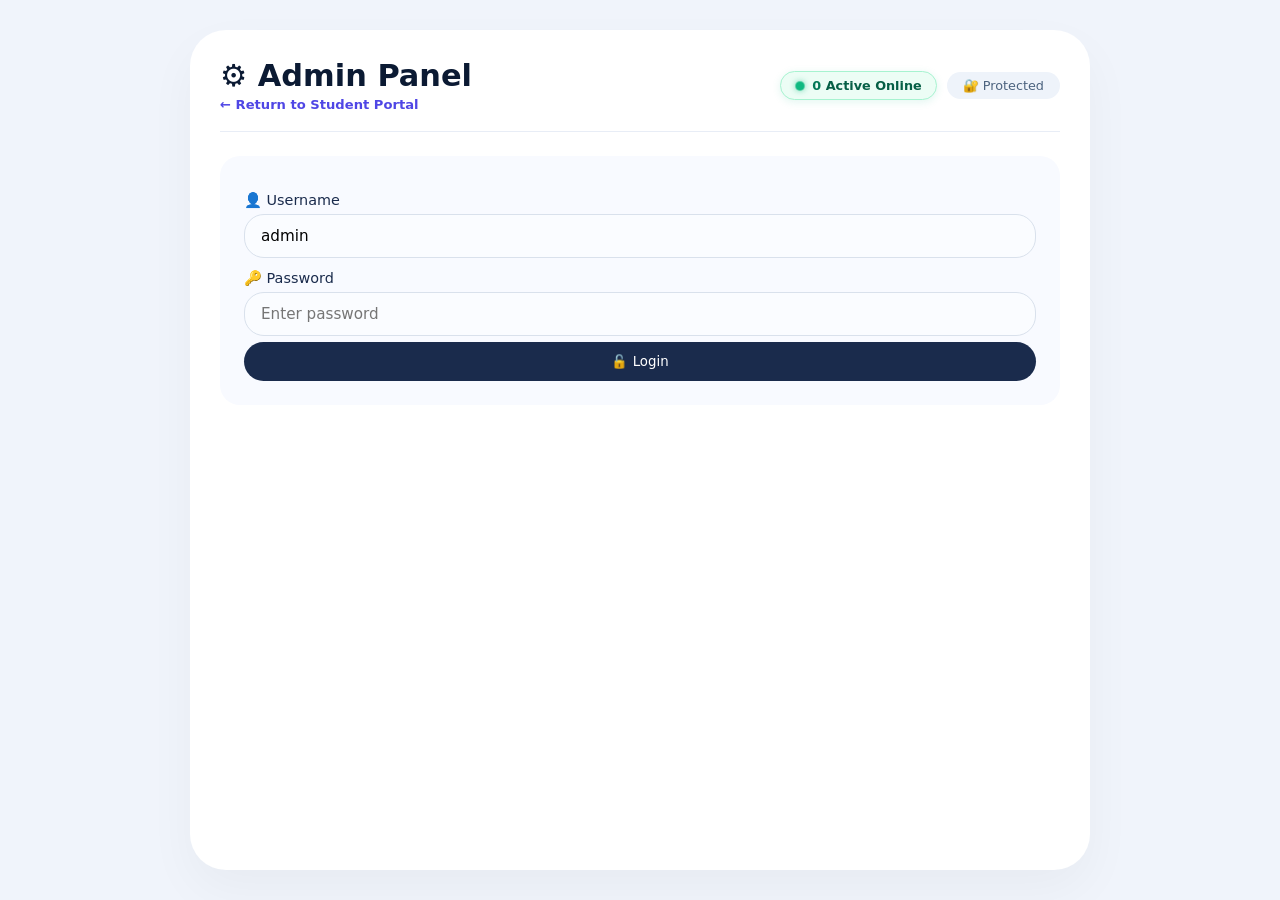
<file: admin (14).html>
<!DOCTYPE html>
<html lang="en">

<head>
    <meta charset="UTF-8">
    <meta name="viewport" content="width=device-width, initial-scale=1.0, maximum-scale=1.0, user-scalable=no">
    <title>Admin Panel</title>
    <style>
        * {
            margin: 0;
            padding: 0;
            box-sizing: border-box;
            font-family: system-ui, -apple-system, sans-serif;
        }

        body {
            background: #f0f4fb;
            min-height: 100vh;
            display: flex;
            justify-content: center;
            padding: 30px 16px;
        }

        .app {
            max-width: 900px;
            width: 100%;
            background: white;
            border-radius: 36px;
            box-shadow: 0 20px 50px rgba(0, 0, 0, 0.04);
            padding: 28px 30px;
        }

        @media (max-width: 768px) {
            .app {
                padding: 16px;
                border-radius: 20px;
            }

            .header h1 {
                font-size: 1.3rem;
            }

            .flex-row {
                flex-direction: column;
            }

            .flex-row>* {
                min-width: auto;
                width: 100%;
            }

            .btn {
                min-width: auto;
                padding: 10px 20px;
            }

            .tab-btn {
                padding: 8px 16px;
                font-size: 0.85rem;
            }

            .entry-item {
                flex-wrap: wrap;
                gap: 8px;
            }

            .key-display {
                flex-direction: column;
                align-items: stretch;
            }
        }

        @media (max-width: 480px) {
            .app {
                padding: 12px;
                border-radius: 16px;
            }

            .header h1 {
                font-size: 1.1rem;
            }

            .tab-buttons {
                gap: 8px;
            }

            .tab-btn {
                padding: 6px 12px;
                font-size: 0.75rem;
            }

            .section-title {
                font-size: 0.95rem;
            }
        }

        .header {
            display: flex;
            justify-content: space-between;
            align-items: center;
            border-bottom: 1px solid #e8edf6;
            padding-bottom: 18px;
            margin-bottom: 24px;
            flex-wrap: wrap;
            gap: 12px;
        }

        .header h1 {
            font-weight: 600;
            font-size: 1.9rem;
            color: #0b1a33;
        }

        .badge {
            background: #eef3fa;
            padding: 6px 16px;
            border-radius: 40px;
            font-size: 0.8rem;
            color: #4c637f;
        }

        .section-title {
            font-weight: 600;
            color: #0b1a33;
            margin-top: 24px;
            margin-bottom: 8px;
            font-size: 1.1rem;
            border-bottom: 2px solid #e8edf6;
            padding-bottom: 8px;
        }

        .flex-row {
            display: flex;
            gap: 12px;
            align-items: center;
            flex-wrap: wrap;
        }

        .flex-row>* {
            flex: 1;
            min-width: 150px;
        }

        input,
        select {
            width: 100%;
            padding: 12px 16px;
            border: 1px solid #d9e1ec;
            border-radius: 20px;
            font-size: 0.95rem;
            background: #fafcff;
        }

        input:focus,
        select:focus {
            border-color: #1a2b4c;
            outline: none;
            background: white;
        }

        .btn {
            padding: 12px 28px;
            border: none;
            border-radius: 60px;
            font-weight: 500;
            cursor: pointer;
            transition: 0.15s;
            flex: 1;
            min-width: 120px;
        }

        .btn-primary {
            background: #1a2b4c;
            color: white;
        }

        .btn-primary:hover {
            background: #2f4370;
        }

        .btn-success {
            background: #1a7a3a;
            color: white;
        }

        .btn-success:hover {
            background: #1f944a;
        }

        .btn-danger {
            background: #b33a3a;
            color: white;
        }

        .btn-danger:hover {
            background: #992e2e;
        }

        .btn-outline {
            background: transparent;
            color: #1a2b4c;
            border: 1px solid #d0dae8;
        }

        .btn-outline:hover {
            background: #f0f4fe;
        }

        .btn-sm {
            padding: 8px 18px;
            font-size: 0.85rem;
            flex: 0;
        }

        .btn-copy {
            background: #2d7a9b;
            color: white;
            padding: 6px 16px;
            border: none;
            border-radius: 40px;
            cursor: pointer;
            font-size: 0.8rem;
        }

        .btn-copy:hover {
            background: #1f5f7a;
        }

        .btn-highlight {
            padding: 4px 14px;
            border: none;
            border-radius: 40px;
            cursor: pointer;
            font-size: 0.75rem;
            transition: 0.15s;
        }

        .btn-highlight.active {
            background: #1a7a3a;
            color: white;
        }

        .btn-highlight.active:hover {
            background: #0f5c28;
        }

        .btn-highlight.inactive {
            background: #6a7c94;
            color: white;
        }

        .btn-highlight.inactive:hover {
            background: #5a6a80;
        }

        .entry-list {
            background: #f5f8fe;
            border-radius: 20px;
            padding: 6px 0;
            margin: 12px 0 6px;
            max-height: 350px;
            overflow-y: auto;
        }

        .entry-item {
            display: flex;
            justify-content: space-between;
            align-items: center;
            padding: 10px 16px;
            border-bottom: 1px solid #e6edf6;
        }

        .entry-item:last-child {
            border-bottom: none;
        }

        .entry-item .info {
            display: flex;
            flex-direction: column;
            gap: 2px;
            flex: 1;
        }

        .entry-item .name {
            font-weight: 600;
            color: #0b1a33;
        }

        .entry-item .sub {
            color: #4c637f;
            font-size: 0.8rem;
            word-break: break-all;
        }

        .entry-item .del-btn {
            background: none;
            border: none;
            color: #b33a3a;
            font-size: 1.2rem;
            cursor: pointer;
            padding: 4px 10px;
            border-radius: 40px;
        }

        .entry-item .del-btn:hover {
            background: #ffe6e6;
        }

        .entry-item .key-btn {
            background: none;
            border: 1px solid #d0dae8;
            border-radius: 40px;
            padding: 4px 12px;
            cursor: pointer;
            font-size: 0.8rem;
        }

        .entry-item .key-btn:hover {
            background: #e6edf6;
        }

        .entry-item .reset-btn {
            background: #fff3cd;
            border: 1px solid #856404;
            border-radius: 40px;
            padding: 4px 12px;
            cursor: pointer;
            font-size: 0.8rem;
        }

        .entry-item .reset-btn:hover {
            background: #ffe6b3;
        }

        .empty-state {
            color: #6a7c94;
            padding: 20px 0;
            text-align: center;
            font-style: italic;
        }

        .toast-msg {
            font-size: 0.9rem;
            margin-top: 12px;
            padding: 8px 16px;
            border-radius: 60px;
            display: inline-block;
        }

        .toast-error {
            background: #fee;
            color: #b33a3a;
        }

        .toast-success {
            background: #e6f5e6;
            color: #1a5d3c;
        }

        .toast-info {
            background: #e6f0fa;
            color: #1a3f5c;
        }

        .password-gate {
            background: #f8faff;
            border-radius: 20px;
            padding: 24px;
            margin-top: 10px;
        }

        .password-gate label {
            font-weight: 500;
            color: #1a2b4c;
            display: block;
            margin-top: 12px;
            margin-bottom: 5px;
            font-size: 0.9rem;
        }

        .password-gate .pwd-error {
            color: #b33a3a;
            font-size: 0.9rem;
            margin-top: 6px;
        }

        .api-status {
            font-size: 0.8rem;
            color: #4c637f;
            padding: 6px 14px;
            background: #eef3fa;
            border-radius: 40px;
            display: inline-block;
        }

        .status-connected {
            background: #e6f5e6;
            color: #1a5d3c;
        }

        .status-error {
            background: #fee;
            color: #b33a3a;
        }

        .playlist-header {
            background: #eef3fa;
            padding: 10px 16px;
            font-weight: 700;
            border-radius: 12px;
            margin: 8px 0 4px;
            display: flex;
            justify-content: space-between;
            align-items: center;
        }

        .tab-buttons {
            display: flex;
            gap: 12px;
            margin-bottom: 16px;
            flex-wrap: wrap;
        }

        .tab-btn {
            padding: 10px 24px;
            border: 2px solid #d9e1ec;
            border-radius: 40px;
            background: white;
            cursor: pointer;
            font-weight: 500;
        }

        .tab-btn.active {
            border-color: #1a2b4c;
            background: #1a2b4c;
            color: white;
        }

        .tab-content {
            display: none;
        }

        .tab-content.active {
            display: block;
        }

        .key-display {
            background: #f0f4fb;
            padding: 12px 16px;
            border-radius: 12px;
            font-family: monospace;
            word-break: break-all;
            margin: 8px 0;
            display: flex;
            justify-content: space-between;
            align-items: center;
            flex-wrap: wrap;
            gap: 8px;
        }

        .key-display .key-text {
            font-size: 1.1rem;
            color: #0b1a33;
        }

        .important-item {
            background: #fef9e7;
            border-left: 4px solid #f7971e;
        }

        .important-item.hidden {
            opacity: 0.6;
            border-left-color: #6a7c94;
        }

        .visibility-badge {
            font-size: 0.7rem;
            padding: 2px 12px;
            border-radius: 40px;
            font-weight: 600;
        }

        .visibility-badge.visible {
            background: #e6f5e6;
            color: #1a5d3c;
        }

        .visibility-badge.hidden {
            background: #fee;
            color: #b33a3a;
        }

        /* ===== REAL-TIME ACTIVE USERS BADGE (GREEN DOT) ===== */
        .live-users-pill {
            display: inline-flex;
            align-items: center;
            gap: 7px;
            padding: 6px 14px;
            border-radius: 40px;
            background: #ecfdf5;
            border: 1px solid #a7f3d0;
            color: #065f46;
            font-size: 0.8rem;
            font-weight: 600;
            box-shadow: 0 2px 8px rgba(16, 185, 129, 0.12);
            transition: all 0.3s ease;
            user-select: none;
        }

        .pulsing-green-dot-wrap {
            position: relative;
            display: inline-flex;
            align-items: center;
            justify-content: center;
            width: 10px;
            height: 10px;
        }

        .pulsing-green-dot {
            width: 8px;
            height: 8px;
            background-color: #10b981;
            border-radius: 50%;
            box-shadow: 0 0 6px rgba(16, 185, 129, 0.8);
            z-index: 2;
        }

        .pulsing-green-ring {
            position: absolute;
            width: 100%;
            height: 100%;
            border-radius: 50%;
            background-color: rgba(16, 185, 129, 0.55);
            animation: live-ring-pulse 1.8s cubic-bezier(0.24, 0, 0.38, 1) infinite;
            z-index: 1;
        }

        @keyframes live-ring-pulse {
            0% {
                transform: scale(0.8);
                opacity: 0.95;
            }

            70% {
                transform: scale(2.3);
                opacity: 0;
            }

            100% {
                transform: scale(2.5);
                opacity: 0;
            }
        }

        .live-users-text strong {
            font-weight: 700;
            color: #047857;
            font-variant-numeric: tabular-nums;
        }

        /* ===== CHAT MONITOR STYLES ===== */
        .chat-msg-row {
            display: flex;
            justify-content: space-between;
            align-items: flex-start;
            padding: 12px 16px;
            border-bottom: 1px solid #e6edf6;
            gap: 12px;
            transition: background 0.2s;
        }

        .chat-msg-row:hover {
            background: #eef4fc;
        }

        .chat-msg-row:last-child {
            border-bottom: none;
        }

        .chat-msg-main {
            flex: 1;
            display: flex;
            flex-direction: column;
            gap: 4px;
        }

        .chat-msg-header {
            display: flex;
            align-items: center;
            gap: 8px;
            flex-wrap: wrap;
        }

        .chat-sender-badge {
            font-weight: 700;
            color: #1a2b4c;
            font-size: 0.88rem;
        }

        .chat-time-badge {
            font-size: 0.72rem;
            color: #6a7c94;
        }

        .chat-msg-body {
            font-size: 0.92rem;
            color: #0b1a33;
            line-height: 1.4;
            word-break: break-word;
            background: #ffffff;
            border: 1px solid #e2e8f0;
            padding: 8px 12px;
            border-radius: 12px;
            margin-top: 4px;
        }

        .chat-delete-btn {
            background: #fee2e2;
            color: #b91c1c;
            border: 1px solid #fca5a5;
            border-radius: 40px;
            padding: 6px 14px;
            font-size: 0.75rem;
            font-weight: 600;
            cursor: pointer;
            display: inline-flex;
            align-items: center;
            gap: 4px;
            white-space: nowrap;
            transition: all 0.15s;
        }

        .chat-delete-btn:hover {
            background: #b91c1c;
            color: white;
            border-color: #b91c1c;
        }

        .admin-online-badge {
            display: inline-flex;
            align-items: center;
            gap: 6px;
            padding: 5px 12px;
            background: white;
            border: 1px solid #cbd5e1;
            border-radius: 30px;
            font-size: 0.8rem;
            color: #1e293b;
            margin: 4px;
            font-weight: 500;
        }

        .chat-type-pill {
            display: inline-flex;
            align-items: center;
            gap: 4px;
            padding: 3px 8px;
            border-radius: 20px;
            font-size: 0.72rem;
            font-weight: 700;
            letter-spacing: 0.3px;
        }

        .chat-type-pill.group {
            background: #ecfdf5;
            color: #065f46;
            border: 1px solid #a7f3d0;
        }

        .chat-type-pill.direct {
            background: #f5f3ff;
            color: #6d28d9;
            border: 1px solid #ddd6fe;
        }
    </style>
</head>

<body>
    <div class="app">
        <div class="header">
            <div>
                <h1>⚙️ Admin Panel</h1>
                <a href="index.html" style="font-size: 0.82rem; color: #4f46e5; text-decoration: none; font-weight: 700; display: inline-flex; align-items: center; gap: 4px; margin-top: 4px;">
                    ← Return to Student Portal
                </a>
            </div>
            <div style="display:flex; align-items:center; gap:10px; flex-wrap:wrap;">
                <div class="live-users-pill" id="adminLiveUsersBadge" title="Real-time Active Students Online">
                    <span class="pulsing-green-dot-wrap">
                        <span class="pulsing-green-ring"></span>
                        <span class="pulsing-green-dot"></span>
                    </span>
                    <span class="live-users-text"><strong id="adminActiveUsersCount">0</strong> Active Online</span>
                </div>
                <span class="badge">🔐 Protected</span>
            </div>
        </div>

        <!-- Password Gate -->
        <div id="passwordGate" class="password-gate">
            <label for="adminUsername">👤 Username</label>
            <input type="text" id="adminUsername" placeholder="Enter username" value="admin" />

            <label for="adminPwdInput">🔑 Password</label>
            <input type="password" id="adminPwdInput" placeholder="Enter password" />

            <div id="pwdError" class="pwd-error"></div>
            <div class="flex-row">
                <button class="btn btn-primary" id="unlockBtn">🔓 Login</button>
            </div>
        </div>

        <!-- Admin Content -->
        <div id="adminContent" style="display: none;">
            <div class="flex-row" style="margin-bottom:16px;">
                <span class="api-status" id="apiStatus">🗄️ D1 Database</span>
                <button class="btn btn-outline btn-sm" id="refreshBtn">📥 Refresh</button>
            </div>

            <!-- Tabs -->
            <div class="tab-buttons">
                <button class="tab-btn active" data-tab="playlists">📁 Recorded Classes</button>
                <button class="tab-btn" data-tab="important">⭐ Live</button>
                <button class="tab-btn" data-tab="users">👥 Users</button>
                <button class="tab-btn" data-tab="allowed-emails">📧 Allowed Emails</button>
                <button class="tab-btn" data-tab="chat" id="adminChatTabBtn">💬 Chat Monitor</button>
            </div>

            <!-- Playlists Tab -->
            <div id="tab-playlists" class="tab-content active">
                <div class="section-title">📁 Add New Playlist</div>
                <p style="color:#6a7c94;font-size:0.85rem;margin-bottom:8px;">
                    Pehle Section select karo (Recorded / Reasoning / Quant / Computer / English), fir playlist name
                    daal ke Add karo.
                </p>
                <div class="flex-row">
                    <select id="newPlaylistSection" style="flex:1; min-width:150px;">
                        <option value="recorded">📐 Math</option>
                        <option value="reasoning">🧠 Reasoning</option>
                        <option value="quant">🔢 Quant</option>
                        <option value="computer">💻 Computer</option>
                        <option value="english">📖 English</option>
                    </select>
                    <input type="text" id="newPlaylistName" placeholder="Playlist name" style="flex:2;" />
                    <button class="btn btn-success" id="addPlaylistBtn">➕ Add</button>
                </div>
                <div id="playlistFeedback" class="toast-msg"></div>

                <div class="section-title">📝 Add Chapter</div>
                <p style="color:#6a7c94;font-size:0.85rem;margin-bottom:8px;">
                    Pehle Section select karo, uske baad us section ki playlist chuno, fir chapter name aur video link
                    daal ke save karo.
                </p>
                <div class="flex-row">
                    <select id="chapterSectionFilter" style="flex:1; min-width:150px;">
                        <option value="recorded">📐 Math</option>
                        <option value="reasoning">🧠 Reasoning</option>
                        <option value="quant">🔢 Quant</option>
                        <option value="computer">💻 Computer</option>
                        <option value="english">📖 English</option>
                    </select>
                    <select id="playlistSelect" style="flex:2;">
                        <option value="">Select playlist</option>
                    </select>
                </div>
                <div class="flex-row">
                    <input type="text" id="chapterName" placeholder="Chapter name" />
                    <input type="text" id="chapterLink" placeholder="Video URL (HLS / MP4)" />
                </div>
                <div class="flex-row">
                    <button class="btn btn-primary" id="addChapterBtn">➕ Add Chapter</button>
                </div>
                <div id="chapterFeedback" class="toast-msg"></div>

                <div class="section-title">📋 All Playlists & Chapters</div>
                <div class="entry-list" id="adminList">
                    <div class="empty-state">Loading...</div>
                </div>
            </div>

            <!-- Important Tab -->
            <div id="tab-important" class="tab-content">
                <div class="section-title">⭐ Live Section</div>
                <p style="color:#6a7c94;font-size:0.85rem;margin-bottom:12px;">
                    Add important classes. Use Hide/Show to control visibility on user website.
                </p>

                <div class="flex-row">
                    <input type="text" id="importantTitle" placeholder="Class Title" />
                </div>
                <div class="flex-row">
                    <input type="text" id="importantLink" placeholder="Video URL (HLS / MP4)" />
                </div>
                <div class="flex-row">
                    <button class="btn btn-success" id="saveImportantBtn">💾 Save Live Links</button>
                </div>
                <div id="importantFeedback" class="toast-msg"></div>

                <div class="section-title" style="margin-top:16px;">📋 All Live Classes</div>
                <div id="importantList" class="entry-list">
                    <div class="empty-state">Loading...</div>
                </div>
            </div>

            <!-- Users Tab -->
            <div id="tab-users" class="tab-content">
                <div class="section-title">👤 Add New User</div>
                <div class="flex-row">
                    <input type="email" id="newUserEmail" placeholder="User email" />
                    <button class="btn btn-success" id="addUserBtn">➕ Add User</button>
                </div>
                <div id="userFeedback" class="toast-msg"></div>

                <div class="section-title">🔑 Generate New Key</div>
                <div class="flex-row">
                    <select id="userSelect">
                        <option value="">Select user</option>
                    </select>
                    <button class="btn btn-primary" id="generateKeyBtn">🔄 Generate Key</button>
                </div>
                <div id="keyDisplay" class="key-display" style="display:none;">
                    <span class="key-text" id="keyText"></span>
                    <button class="btn-copy" id="copyKeyBtn" onclick="copyKey()">📋 Copy</button>
                </div>
                <div id="keyFeedback" class="toast-msg"></div>

                <div class="section-title">👥 All Users & Keys</div>
                <div class="entry-list" id="userList">
                    <div class="empty-state">Loading...</div>
                </div>
            </div>

            <!-- Allowed Emails Tab (NEW) -->
            <div id="tab-allowed-emails" class="tab-content">
                <div class="section-title">📧 Allowed Emails (No Key Required)</div>
                <p style="color:#6a7c94;font-size:0.85rem;margin-bottom:12px;">
                    These users can login <strong>without</strong> access key. Just email is enough.
                </p>

                <div style="display:flex; gap:12px; margin-bottom:12px; flex-wrap:wrap;">
                    <input type="email" id="allowedEmailInput" placeholder="Enter email" style="flex:2;" />
                    <button class="btn btn-success" id="addAllowedEmailBtn" style="flex:1;">➕ Add</button>
                </div>

                <div id="allowedEmailsList" class="entry-list">
                    <div class="empty-state">No allowed emails</div>
                </div>
                <div id="allowedEmailFeedback" class="toast-msg"></div>
            </div>

            <!-- Chat Monitor Tab (NEW) -->
            <div id="tab-chat" class="tab-content">
                <div class="section-title"
                    style="display:flex; justify-content:space-between; align-items:center; flex-wrap:wrap; gap:10px;">
                    <span>💬 Student Study & Doubts Chat Monitor</span>
                    <div style="display:flex; gap:8px;">
                        <button class="btn btn-primary btn-sm" id="refreshChatBtn">🔄 Refresh</button>
                        <button class="btn btn-danger btn-sm" id="clearAllChatBtn">🧹 Clear All Chat</button>
                    </div>
                </div>
                <p style="color:#6a7c94;font-size:0.85rem;margin-bottom:14px;">
                    Aap yahan real-time dekh sakte hain ki students study se related discussions kar rahe hain ya kya
                    baat ho rahi hai. Kisi bhi inappropriate message ko delete kar sakte hain.
                </p>

                <!-- Active Online Students Summary -->
                <div
                    style="background:#ecfdf5; border:1px solid #a7f3d0; border-radius:18px; padding:12px 18px; margin-bottom:16px; display:flex; justify-content:space-between; align-items:center; flex-wrap:wrap; gap:10px;">
                    <div
                        style="display:flex; align-items:center; gap:8px; color:#065f46; font-weight:600; font-size:0.9rem;">
                        <span
                            style="display:inline-block;width:9px;height:9px;border-radius:50%;background:#10b981;"></span>
                        <span>Online Students Right Now: <strong id="adminOnlineUsersListCount">0</strong></span>
                    </div>
                    <button class="btn btn-outline btn-sm" id="toggleOnlineUsersBtn"
                        style="padding:4px 14px; font-size:0.75rem;">👥 View Online Students</button>
                </div>

                <div id="adminOnlineUsersPanel"
                    style="display:none; background:#f8faff; border:1px solid #e2e8f0; border-radius:16px; padding:14px; margin-bottom:16px; max-height:220px; overflow-y:auto;">
                    <div id="adminOnlineUsersContent" style="color:#6a7c94; font-size:0.85rem;">Loading active
                        students...</div>
                </div>

                <div id="adminChatFeedback" class="toast-msg"></div>

                <div class="section-title"
                    style="margin-top:16px; display:flex; justify-content:space-between; align-items:center; flex-wrap:wrap; gap:8px;">
                    <span>📋 Messages Stream (<span id="adminChatMessageCount">0</span>)</span>
                    <div style="display:flex; gap:6px;" id="adminChatFilterGroup">
                        <button type="button" class="btn btn-sm btn-primary" data-chat-filter="all"
                            id="filterChatAllBtn">🔘 All (<span id="filterCountAll">0</span>)</button>
                        <button type="button" class="btn btn-sm btn-outline" data-chat-filter="group"
                            id="filterChatGroupBtn">🌐 Group Only (<span id="filterCountGroup">0</span>)</button>
                        <button type="button" class="btn btn-sm btn-outline" data-chat-filter="direct"
                            id="filterChatDirectBtn">🔒 1-on-1 Only (<span id="filterCountDirect">0</span>)</button>
                    </div>
                </div>
                <div class="entry-list" id="adminChatList" style="max-height: 480px;">
                    <div class="empty-state">Loading chat messages...</div>
                </div>
            </div>

            <div style="margin-top:20px; border-top:1px solid #e8edf6; padding-top:18px;">
                <button class="btn btn-danger" id="logoutBtn" style="flex:0; padding:8px 24px;">🚪 Logout</button>
            </div>
        </div>
    </div>

    <script>
        // ==================== MAIN ADMIN APP ====================
        (function () {
            const API_BASE = 'https://video-play-api.newstreamcp.workers.dev/api';
            let playlists = [];
            let users = [];
            let importantItems = [];
            let allowedEmails = [];
            let adminOnlineUsersList = [];
            let isAuthenticated = false;

            // Sections (Recorded, Reasoning, Quant, Computer, English)
            const SECTION_LABELS = {
                recorded: '📐 Math',
                reasoning: '🧠 Reasoning',
                quant: '🔢 Quant',
                computer: '💻 Computer',
                english: '📖 English'
            };
            const SECTION_ORDER = ['recorded', 'reasoning', 'quant', 'computer', 'english'];
            const DEFAULT_SECTION = 'recorded';

            // ----- Tabs -----
            let adminChatPollInterval = null;

            function startAdminChatPolling() {
                if (adminChatPollInterval) clearInterval(adminChatPollInterval);
                adminChatPollInterval = setInterval(() => {
                    loadAdminChat(false);
                }, 4000);
            }

            function stopAdminChatPolling() {
                if (adminChatPollInterval) {
                    clearInterval(adminChatPollInterval);
                    adminChatPollInterval = null;
                }
            }

            document.querySelectorAll('.tab-btn').forEach(btn => {
                btn.addEventListener('click', function () {
                    document.querySelectorAll('.tab-btn').forEach(b => b.classList.remove('active'));
                    document.querySelectorAll('.tab-content').forEach(c => c.classList.remove('active'));
                    this.classList.add('active');
                    const tabId = this.dataset.tab;
                    document.getElementById('tab-' + tabId).classList.add('active');
                    if (tabId === 'users') { loadUsers(); stopAdminChatPolling(); }
                    else if (tabId === 'playlists') { loadPlaylists(); stopAdminChatPolling(); }
                    else if (tabId === 'important') { loadImportant(); stopAdminChatPolling(); }
                    else if (tabId === 'allowed-emails') { loadAllowedEmails(); stopAdminChatPolling(); }
                    else if (tabId === 'chat') {
                        loadAdminChat(true);
                        loadAdminOnlineUsers();
                        startAdminChatPolling();
                    }
                });
            });

            // ----- API Call (Robust JSON Error Handling) -----
            async function apiCall(endpoint, options = {}) {
                try {
                    const url = API_BASE + endpoint;
                    const response = await fetch(url, {
                        ...options,
                        headers: { 'Content-Type': 'application/json', ...(options.headers || {}) }
                    });
                    let data = null;
                    try {
                        data = await response.json();
                    } catch (e) {
                        data = null;
                    }
                    if (!response.ok) {
                        const errMsg = (data && (data.error || data.message)) ? (data.error || data.message) : `HTTP ${response.status}`;
                        throw new Error(errMsg);
                    }
                    return data;
                } catch (error) {
                    console.error('API Error (' + endpoint + '):', error);
                    throw error;
                }
            }

            // ==================== ADMIN AUTH ====================
            function unlockAdminPanel(username) {
                isAuthenticated = true;
                document.getElementById('passwordGate').style.display = 'none';
                document.getElementById('adminContent').style.display = 'block';
                const errorEl = document.getElementById('pwdError');
                if (errorEl) errorEl.textContent = '';
                loadPlaylists();
                loadUsers();
                loadImportant();
                loadAllowedEmails();
                fetchAdminActiveUsers();
                loadAdminOnlineUsers();
                if (username) {
                    showFeedback('✅ Welcome ' + username, 'success', 'playlistFeedback');
                }
            }

            async function adminLogin() {
                const username = document.getElementById('adminUsername').value.trim();
                const password = document.getElementById('adminPwdInput').value.trim();
                const errorEl = document.getElementById('pwdError');

                if (!username || !password) {
                    errorEl.textContent = '❌ Please enter username and password';
                    return;
                }

                errorEl.textContent = '⏳ Logging in...';

                try {
                    const data = await apiCall('/admin/login', {
                        method: 'POST',
                        body: JSON.stringify({ username, password })
                    });

                    if (data && data.success) {
                        sessionStorage.setItem('admin_auth', 'true');
                        sessionStorage.setItem('admin_username', (data.admin && data.admin.username) ? data.admin.username : username);
                        unlockAdminPanel((data.admin && data.admin.username) ? data.admin.username : username);
                    } else {
                        errorEl.textContent = '❌ ' + (data?.error || 'Invalid credentials');
                        document.getElementById('adminPwdInput').value = '';
                        document.getElementById('adminPwdInput').focus();
                    }
                } catch (error) {
                    errorEl.textContent = '❌ ' + error.message;
                }
            }

            // ==================== ALLOWED EMAILS MANAGEMENT (NEW) ====================
            async function loadAllowedEmails() {
                try {
                    const data = await apiCall('/allowed-emails');
                    if (data.success) {
                        allowedEmails = data.emails || [];
                        renderAllowedEmailsList();
                        showFeedback('✅ Allowed emails loaded', 'success', 'allowedEmailFeedback');
                    }
                } catch (error) {
                    showFeedback('❌ Failed to load: ' + error.message, 'error', 'allowedEmailFeedback');
                }
            }

            async function addAllowedEmail() {
                const email = document.getElementById('allowedEmailInput').value.trim();
                if (!email) {
                    showFeedback('⚠️ Enter email', 'error', 'allowedEmailFeedback');
                    return;
                }
                try {
                    const data = await apiCall('/allowed-emails', {
                        method: 'POST',
                        body: JSON.stringify({ email })
                    });
                    if (data.success) {
                        document.getElementById('allowedEmailInput').value = '';
                        loadAllowedEmails();
                        showFeedback('✅ Email added: ' + email, 'success', 'allowedEmailFeedback');
                    } else {
                        showFeedback('❌ ' + data.error, 'error', 'allowedEmailFeedback');
                    }
                } catch (error) {
                    showFeedback('❌ Failed: ' + error.message, 'error', 'allowedEmailFeedback');
                }
            }

            async function deleteAllowedEmail(email) {
                if (!confirm(`Remove ${email}?`)) return;
                try {
                    const data = await apiCall('/allowed-emails', {
                        method: 'DELETE',
                        body: JSON.stringify({ email })
                    });
                    if (data.success) {
                        loadAllowedEmails();
                        showFeedback('✅ Removed: ' + email, 'success', 'allowedEmailFeedback');
                    } else {
                        showFeedback('❌ Failed to remove', 'error', 'allowedEmailFeedback');
                    }
                } catch (error) {
                    showFeedback('❌ Error: ' + error.message, 'error', 'allowedEmailFeedback');
                }
            }

            function renderAllowedEmailsList() {
                const list = document.getElementById('allowedEmailsList');
                if (!allowedEmails.length) {
                    list.innerHTML = `<div class="empty-state">No allowed emails added</div>`;
                    return;
                }
                let html = '';
                allowedEmails.forEach(item => {
                    html += `
                <div class="entry-item">
                    <div class="info">
                        <span class="name">📧 ${item.email}</span>
                        <span class="sub">Added: ${new Date(item.created_at).toLocaleString()}</span>
                    </div>
                    <div style="display:flex; gap:6px;">
                        <button class="del-btn" onclick="window.deleteAllowedEmail('${item.email}')">✕</button>
                    </div>
                </div>
            `;
                });
                list.innerHTML = html;
                window.deleteAllowedEmail = deleteAllowedEmail;
            }

            // ==================== IMPORTANT SECTION ====================
            async function loadImportant() {
                try {
                    const data = await apiCall('/important/all');
                    if (data.success) {
                        importantItems = data.items || [];
                        renderImportantList();
                        showFeedback('✅ Important items loaded', 'success', 'importantFeedback');
                    }
                } catch (error) {
                    showFeedback('❌ Failed to load: ' + error.message, 'error', 'importantFeedback');
                }
            }

            async function saveImportant() {
                const title = document.getElementById('importantTitle').value.trim();
                const link = document.getElementById('importantLink').value.trim();

                if (!title || !link) {
                    showFeedback('⚠️ Please fill both Title and URL', 'error', 'importantFeedback');
                    return;
                }

                try {
                    const data = await apiCall('/important', {
                        method: 'POST',
                        body: JSON.stringify({ title, link })
                    });

                    if (data.success) {
                        document.getElementById('importantTitle').value = '';
                        document.getElementById('importantLink').value = '';
                        showFeedback('✅ Important class saved!', 'success', 'importantFeedback');
                        loadImportant();
                    } else {
                        showFeedback('❌ Failed to save: ' + data.error, 'error', 'importantFeedback');
                    }
                } catch (error) {
                    showFeedback('❌ Error: ' + error.message, 'error', 'importantFeedback');
                }
            }

            async function toggleImportantVisibility(id) {
                try {
                    const data = await apiCall('/important/toggle', {
                        method: 'POST',
                        body: JSON.stringify({ id })
                    });

                    if (data.success) {
                        showFeedback(data.message, 'success', 'importantFeedback');
                        loadImportant();
                    } else {
                        showFeedback('❌ Failed to toggle: ' + data.error, 'error', 'importantFeedback');
                    }
                } catch (error) {
                    showFeedback('❌ Error: ' + error.message, 'error', 'importantFeedback');
                }
            }

            async function deleteImportant(id) {
                if (!confirm('Delete this important class?')) return;
                try {
                    const data = await apiCall('/important', {
                        method: 'DELETE',
                        body: JSON.stringify({ id })
                    });
                    if (data.success) {
                        showFeedback('🗑️ Deleted', 'success', 'importantFeedback');
                        loadImportant();
                    } else {
                        showFeedback('❌ Failed to delete', 'error', 'importantFeedback');
                    }
                } catch (error) {
                    showFeedback('❌ Error: ' + error.message, 'error', 'importantFeedback');
                }
            }

            function renderImportantList() {
                const list = document.getElementById('importantList');
                if (!importantItems.length) {
                    list.innerHTML = `<div class="empty-state">No important classes added yet</div>`;
                    return;
                }
                let html = '';
                importantItems.forEach(item => {
                    const isVisible = item.is_visible === 1;
                    const itemClass = isVisible ? '' : 'hidden';
                    html += `
                <div class="entry-item important-item ${itemClass}">
                    <div class="info">
                        <span class="name">
                            ${isVisible ? '👁️' : '🚫'} ${item.title}
                            <span class="visibility-badge ${isVisible ? 'visible' : 'hidden'}" style="margin-left:8px;">
                                ${isVisible ? 'Visible' : 'Hidden'}
                            </span>
                        </span>
                        <span class="sub">${item.link}</span>
                    </div>
                    <div style="display:flex; gap:6px; flex-wrap:wrap;">
                        <button class="btn-highlight ${isVisible ? 'active' : 'inactive'}" 
                                onclick="window.toggleImportantVisibility('${item.id}')">
                            ${isVisible ? '👁️ Hide' : '🚫 Show'}
                        </button>
                        <button class="del-btn" onclick="window.deleteImportant('${item.id}')">✕</button>
                    </div>
                </div>
            `;
                });
                list.innerHTML = html;
                window.toggleImportantVisibility = toggleImportantVisibility;
                window.deleteImportant = deleteImportant;
            }

            // ==================== LOAD PLAYLISTS ====================
            async function loadPlaylists() {
                try {
                    const data = await apiCall('/playlists');
                    if (data.success) {
                        playlists = data.playlists;
                        renderAdminList();
                        updatePlaylistSelect();
                        updateApiStatus('connected');
                        showFeedback('✅ Playlists loaded', 'success', 'playlistFeedback');
                    }
                } catch (error) {
                    showFeedback('❌ Failed to load: ' + error.message, 'error', 'playlistFeedback');
                    updateApiStatus('error');
                }
            }

            // ==================== ADD PLAYLIST ====================
            async function addPlaylist() {
                const name = document.getElementById('newPlaylistName').value.trim();
                // FIX: default fallback should match the real section key 'recorded'
                const section = document.getElementById('newPlaylistSection').value || DEFAULT_SECTION;
                if (!name) {
                    showFeedback('⚠️ Enter playlist name', 'error', 'playlistFeedback');
                    return;
                }
                try {
                    const data = await apiCall('/playlists', {
                        method: 'POST',
                        body: JSON.stringify({ name, section })
                    });
                    if (data.success) {
                        document.getElementById('newPlaylistName').value = '';
                        showFeedback('✅ Playlist added to ' + (SECTION_LABELS[section] || section), 'success', 'playlistFeedback');
                        loadPlaylists();
                    } else {
                        showFeedback('❌ ' + (data.error || 'Failed to add playlist'), 'error', 'playlistFeedback');
                    }
                } catch (error) {
                    showFeedback('❌ Failed: ' + error.message, 'error', 'playlistFeedback');
                }
            }

            // ==================== ADD CHAPTER ====================
            async function addChapter() {
                const playlistId = document.getElementById('playlistSelect').value;
                const name = document.getElementById('chapterName').value.trim();
                const link = document.getElementById('chapterLink').value.trim();
                if (!playlistId || !name || !link) {
                    showFeedback('⚠️ Section + Playlist select karo aur sab fields bharo', 'error', 'chapterFeedback');
                    return;
                }
                try {
                    const data = await apiCall('/playlists/chapter', {
                        method: 'POST',
                        body: JSON.stringify({ playlistId, chapterName: name, chapterLink: link })
                    });
                    if (data.success) {
                        document.getElementById('chapterName').value = '';
                        document.getElementById('chapterLink').value = '';
                        showFeedback('✅ Chapter added', 'success', 'chapterFeedback');
                        loadPlaylists();
                    }
                } catch (error) {
                    showFeedback('❌ Failed: ' + error.message, 'error', 'chapterFeedback');
                }
            }

            // ==================== DELETE PLAYLIST ====================
            async function deletePlaylist(playlistId) {
                if (!confirm('Delete this playlist?')) return;
                try {
                    await apiCall('/playlists', {
                        method: 'DELETE',
                        body: JSON.stringify({ playlistId })
                    });
                    loadPlaylists();
                    showFeedback('🗑️ Deleted', 'success', 'playlistFeedback');
                } catch (error) {
                    showFeedback('❌ Failed to delete', 'error', 'playlistFeedback');
                }
            }

            // ==================== DELETE CHAPTER ====================
            async function deleteChapter(playlistId, chapterId) {
                if (!confirm('Delete this chapter?')) return;
                try {
                    await apiCall('/playlists/chapter', {
                        method: 'DELETE',
                        body: JSON.stringify({ playlistId, chapterId })
                    });
                    loadPlaylists();
                    showFeedback('🗑️ Deleted', 'success', 'playlistFeedback');
                } catch (error) {
                    showFeedback('❌ Failed to delete', 'error', 'playlistFeedback');
                }
            }

            // ==================== LOAD USERS ====================
            async function loadUsers() {
                try {
                    try {
                        const onlineData = await apiCall('/active-users/list');
                        if (onlineData.success && Array.isArray(onlineData.users)) {
                            adminOnlineUsersList = onlineData.users;
                        }
                    } catch (e) { }

                    const data = await apiCall('/users');
                    if (data.success) {
                        users = data.users;
                        renderUserList();
                        updateUserSelect();
                        updateApiStatus('connected');
                        showFeedback('✅ Users loaded', 'success', 'userFeedback');
                    }
                } catch (error) {
                    showFeedback('❌ Failed to load users: ' + error.message, 'error', 'userFeedback');
                    updateApiStatus('error');
                }
            }

            // ==================== ADD USER ====================
            async function addUser() {
                const email = document.getElementById('newUserEmail').value.trim();
                if (!email) {
                    showFeedback('⚠️ Enter email', 'error', 'userFeedback');
                    return;
                }
                try {
                    const data = await apiCall('/users', {
                        method: 'POST',
                        body: JSON.stringify({ email })
                    });
                    if (data.success) {
                        document.getElementById('newUserEmail').value = '';
                        showFeedback('✅ User added. Key: ' + data.key, 'success', 'userFeedback');
                        loadUsers();
                    } else {
                        showFeedback('❌ ' + data.error, 'error', 'userFeedback');
                    }
                } catch (error) {
                    showFeedback('❌ Failed: ' + error.message, 'error', 'userFeedback');
                }
            }

            // ==================== DELETE USER ====================
            async function deleteUser(userId) {
                if (!confirm('Delete this user?')) return;
                try {
                    await apiCall('/users', {
                        method: 'DELETE',
                        body: JSON.stringify({ userId })
                    });
                    loadUsers();
                    showFeedback('🗑️ User deleted', 'success', 'userFeedback');
                } catch (error) {
                    showFeedback('❌ Failed to delete', 'error', 'userFeedback');
                }
            }

            // ==================== RESET USER ====================
            window.resetUser = async function (userId) {
                if (!confirm('⚠️ Are you sure you want to reset this user?')) return;
                try {
                    const data = await apiCall('/admin/reset-user', {
                        method: 'POST',
                        body: JSON.stringify({ userId })
                    });
                    if (data.success) {
                        showFeedback('✅ User reset!', 'success', 'userFeedback');
                        loadUsers();
                    } else {
                        showFeedback('❌ Failed to reset', 'error', 'userFeedback');
                    }
                } catch (error) {
                    showFeedback('❌ Network error', 'error', 'userFeedback');
                }
            };

            // ==================== GENERATE KEY ====================
            async function generateKey() {
                const userId = document.getElementById('userSelect').value;
                if (!userId) {
                    showFeedback('⚠️ Select a user', 'error', 'keyFeedback');
                    return;
                }
                try {
                    const data = await apiCall('/keys/generate', {
                        method: 'POST',
                        body: JSON.stringify({ userId })
                    });
                    if (data.success) {
                        const display = document.getElementById('keyDisplay');
                        const keyText = document.getElementById('keyText');
                        display.style.display = 'flex';
                        keyText.textContent = data.key;
                        showFeedback('✅ Key generated!', 'success', 'keyFeedback');
                        loadUsers();
                    }
                } catch (error) {
                    showFeedback('❌ Failed: ' + error.message, 'error', 'keyFeedback');
                }
            }

            // ==================== COPY KEY ====================
            window.copyKey = function () {
                const keyText = document.getElementById('keyText').textContent;
                if (!keyText) {
                    showFeedback('⚠️ No key to copy', 'error', 'keyFeedback');
                    return;
                }
                if (navigator.clipboard && navigator.clipboard.writeText) {
                    navigator.clipboard.writeText(keyText)
                        .then(() => {
                            showFeedback('✅ Key copied!', 'success', 'keyFeedback');
                            document.getElementById('copyKeyBtn').textContent = '✅ Copied!';
                            setTimeout(() => {
                                document.getElementById('copyKeyBtn').textContent = '📋 Copy';
                            }, 2000);
                        })
                        .catch(() => fallbackCopy(keyText));
                } else {
                    fallbackCopy(keyText);
                }
            };

            function fallbackCopy(text) {
                const textarea = document.createElement('textarea');
                textarea.value = text;
                textarea.style.position = 'fixed';
                textarea.style.opacity = '0';
                document.body.appendChild(textarea);
                textarea.select();
                try {
                    document.execCommand('copy');
                    showFeedback('✅ Key copied!', 'success', 'keyFeedback');
                    document.getElementById('copyKeyBtn').textContent = '✅ Copied!';
                    setTimeout(() => {
                        document.getElementById('copyKeyBtn').textContent = '📋 Copy';
                    }, 2000);
                } catch (err) {
                    showFeedback('❌ Failed to copy', 'error', 'keyFeedback');
                }
                document.body.removeChild(textarea);
            }

            // ==================== VIEW KEYS ====================
            window.viewKeys = async function (userId) {
                try {
                    const data = await apiCall('/keys?userId=' + userId);
                    if (data.success) {
                        let msg = '🔑 Keys for this user:\n\n';
                        if (data.keys.length === 0) {
                            msg += 'No keys generated yet.';
                        } else {
                            data.keys.forEach(k => {
                                const status = k.is_used ? '✅ Used' : '❌ Not used';
                                const expires = new Date(k.expires_at).toLocaleString();
                                msg += `Key: ${k.key_value}\nStatus: ${status}\nExpires: ${expires}\n\n`;
                            });
                        }
                        alert(msg);
                    }
                } catch (error) {
                    alert('Failed to load keys');
                }
            };

            // ==================== RENDER FUNCTIONS ====================
            // Playlists grouped by Section (Recorded, Reasoning, Quant, Computer, English)
            function renderAdminList() {
                const list = document.getElementById('adminList');
                if (!playlists.length) {
                    list.innerHTML = `<div class="empty-state">No playlists</div>`;
                    return;
                }
                let html = '';
                SECTION_ORDER.forEach(sectionKey => {
                    // FIX: fallback for old rows with NULL/empty section is now
                    // DEFAULT_SECTION ('recorded') instead of the never-matching 'math'
                    const sectionPlaylists = playlists.filter(p => (p.section || DEFAULT_SECTION) === sectionKey);
                    if (!sectionPlaylists.length) return;
                    html += `<div class="section-title" style="margin-top:16px;">${SECTION_LABELS[sectionKey] || sectionKey}</div>`;
                    sectionPlaylists.forEach(playlist => {
                        html += `
                    <div class="playlist-header">
                        📁 ${playlist.name}
                        <button class="del-btn" onclick="window.deletePlaylist('${playlist.id}')">✕</button>
                    </div>
                `;
                        if (playlist.chapters?.length) {
                            playlist.chapters.forEach(chapter => {
                                html += `
                            <div class="entry-item" style="padding-left:32px;">
                                <div class="info">
                                    <span class="name">${chapter.name}</span>
                                    <span class="sub">${chapter.link}</span>
                                </div>
                                <button class="del-btn" onclick="window.deleteChapter('${playlist.id}', '${chapter.id}')">✕</button>
                            </div>
                        `;
                            });
                        } else {
                            html += `<div class="entry-item" style="padding-left:32px; color:#6a7c94; font-style:italic;">No chapters</div>`;
                        }
                    });
                });
                list.innerHTML = html;
                window.deletePlaylist = deletePlaylist;
                window.deleteChapter = deleteChapter;
            }

            function renderUserList() {
                const list = document.getElementById('userList');
                if (!users.length) {
                    list.innerHTML = `<div class="empty-state">No users</div>`;
                    return;
                }
                let html = '';
                users.forEach(user => {
                    const isOnline = adminOnlineUsersList.some(ou => ou.email && ou.email.toLowerCase() === user.email.toLowerCase());
                    const statusBadge = isOnline
                        ? `<span style="display:inline-flex; align-items:center; gap:5px; font-size:0.75rem; background:#ecfdf5; color:#065f46; border:1px solid #a7f3d0; padding:2px 10px; border-radius:20px; font-weight:700; margin-left:8px;"><span style="width:7px;height:7px;border-radius:50%;background:#10b981;display:inline-block;"></span> Online</span>`
                        : `<span style="display:inline-flex; align-items:center; gap:5px; font-size:0.75rem; background:#f8fafc; color:#94a3b8; border:1px solid #e2e8f0; padding:2px 10px; border-radius:20px; margin-left:8px;">⚪ Offline</span>`;

                    html += `
                <div class="entry-item">
                    <div class="info">
                        <span class="name" style="display:flex; align-items:center; flex-wrap:wrap;">${user.email} ${statusBadge}</span>
                        <span class="sub">ID: ${user.id}</span>
                    </div>
                    <div style="display:flex; gap:8px; flex-wrap:wrap;">
                        <button class="key-btn" onclick="window.viewKeys('${user.id}')">🔑 Keys</button>
                        <button class="reset-btn" onclick="window.resetUser('${user.id}')">🔄 Reset</button>
                        <button class="del-btn" onclick="window.deleteUser('${user.id}')">✕</button>
                    </div>
                </div>
            `;
                });
                list.innerHTML = html;
                window.deleteUser = deleteUser;
                window.viewKeys = viewKeys;
                window.resetUser = resetUser;
            }

            // Playlist dropdown (for Add Chapter) filtered by the selected Section
            function updatePlaylistSelect() {
                const select = document.getElementById('playlistSelect');
                const sectionFilterEl = document.getElementById('chapterSectionFilter');
                // FIX: default was 'math', now correctly 'recorded'
                const sectionFilter = sectionFilterEl ? sectionFilterEl.value : DEFAULT_SECTION;
                select.innerHTML = '<option value="">Select playlist</option>';
                playlists
                    .filter(p => (p.section || DEFAULT_SECTION) === sectionFilter)
                    .forEach(p => {
                        select.innerHTML += `<option value="${p.id}">${p.name}</option>`;
                    });
            }

            function updateUserSelect() {
                const select = document.getElementById('userSelect');
                select.innerHTML = '<option value="">Select user</option>';
                users.forEach(u => {
                    select.innerHTML += `<option value="${u.id}">${u.email}</option>`;
                });
            }

            function updateApiStatus(mode) {
                const el = document.getElementById('apiStatus');
                if (mode === 'connected') {
                    el.textContent = '✅ D1 Database Connected';
                    el.className = 'api-status status-connected';
                } else if (mode === 'error') {
                    el.textContent = '❌ Connection Failed';
                    el.className = 'api-status status-error';
                } else {
                    el.textContent = '🔄 Connecting...';
                    el.className = 'api-status';
                }
            }

            function showFeedback(msg, type, elId) {
                const el = document.getElementById(elId);
                if (!el) return;
                el.textContent = msg;
                el.className = 'toast-msg';
                if (type === 'error') el.classList.add('toast-error');
                else if (type === 'success') el.classList.add('toast-success');
                else el.classList.add('toast-info');
                setTimeout(() => { el.textContent = ''; el.className = 'toast-msg'; }, 5000);
            }

            // ===== REAL-TIME ACTIVE USERS (ADMIN) =====
            async function fetchAdminActiveUsers() {
                try {
                    const data = await apiCall('/active-users');
                    const el = document.getElementById('adminActiveUsersCount');
                    if (el && data && data.activeCount !== undefined) {
                        el.textContent = data.activeCount;
                    }
                } catch (e) {
                    // graceful fallback
                }
            }

            // ==================== CHAT MONITOR & MODERATION ====================
            let adminChatMessages = [];
            let adminChatFilter = 'all'; // 'all' | 'group' | 'direct'

            function setAdminChatFilter(filter) {
                adminChatFilter = filter;
                const allBtn = document.getElementById('filterChatAllBtn');
                const groupBtn = document.getElementById('filterChatGroupBtn');
                const directBtn = document.getElementById('filterChatDirectBtn');

                if (allBtn) allBtn.className = filter === 'all' ? 'btn btn-sm btn-primary' : 'btn btn-sm btn-outline';
                if (groupBtn) groupBtn.className = filter === 'group' ? 'btn btn-sm btn-primary' : 'btn btn-sm btn-outline';
                if (directBtn) directBtn.className = filter === 'direct' ? 'btn btn-sm btn-primary' : 'btn btn-sm btn-outline';

                renderAdminChatList();
            }

            async function loadAdminChat(notify = false) {
                try {
                    const data = await apiCall('/chat/messages?view=admin');
                    if (data.success && Array.isArray(data.messages)) {
                        adminChatMessages = data.messages;

                        // Update badge counts
                        const allCount = adminChatMessages.length;
                        const groupCount = adminChatMessages.filter(m => (m.chat_type || 'group') === 'group').length;
                        const directCount = adminChatMessages.filter(m => m.chat_type === 'direct').length;

                        const cntEl = document.getElementById('adminChatMessageCount');
                        if (cntEl) cntEl.textContent = allCount;
                        const filterAllEl = document.getElementById('filterCountAll');
                        if (filterAllEl) filterAllEl.textContent = allCount;
                        const filterGroupEl = document.getElementById('filterCountGroup');
                        if (filterGroupEl) filterGroupEl.textContent = groupCount;
                        const filterDirectEl = document.getElementById('filterCountDirect');
                        if (filterDirectEl) filterDirectEl.textContent = directCount;

                        renderAdminChatList();
                        if (notify) showFeedback('✅ Chat feed updated (' + allCount + ' total msgs)', 'info', 'adminChatFeedback');
                    }
                } catch (err) {
                    console.error('Error loading admin chat:', err);
                    if (notify) showFeedback('❌ Failed to load chat: ' + err.message, 'error', 'adminChatFeedback');
                }
            }

            function renderAdminChatList() {
                const list = document.getElementById('adminChatList');
                if (!list) return;

                let filtered = adminChatMessages;
                if (adminChatFilter === 'group') {
                    filtered = adminChatMessages.filter(m => (m.chat_type || 'group') === 'group');
                } else if (adminChatFilter === 'direct') {
                    filtered = adminChatMessages.filter(m => m.chat_type === 'direct');
                }

                if (filtered.length === 0) {
                    const filterLabel = adminChatFilter === 'direct' ? '1-on-1 private' : adminChatFilter === 'group' ? 'group' : '';
                    list.innerHTML = `<div class="empty-state">💬 No ${filterLabel} student chat messages found.</div>`;
                    return;
                }

                // Display newest messages first on admin panel for easy monitoring
                const sorted = [...filtered].reverse();
                list.innerHTML = '';

                sorted.forEach(m => {
                    const row = document.createElement('div');
                    row.className = 'chat-msg-row';
                    row.id = 'admin-msg-' + m.id;

                    const main = document.createElement('div');
                    main.className = 'chat-msg-main';

                    const header = document.createElement('div');
                    header.className = 'chat-msg-header';

                    const sender = document.createElement('div');
                    sender.className = 'chat-sender-badge';
                    sender.style.display = 'flex';
                    sender.style.alignItems = 'center';
                    sender.style.gap = '6px';
                    sender.style.flexWrap = 'wrap';

                    const senderName = m.sender_name || 'Student';
                    if (m.chat_type === 'direct') {
                        const receiverName = m.receiver_name || m.receiver_email || 'Student';
                        sender.innerHTML = `
                    <span class="chat-type-pill direct">🔒 1-on-1 Private</span>
                    <span style="font-weight:700; color:#1e293b;">${senderName}</span>
                    <span style="color:#64748b; font-size:0.75rem;">(${m.email})</span>
                    <span style="color:#8b5cf6; font-weight:700; margin:0 2px;">➔</span>
                    <span style="font-weight:700; color:#1e293b;">${receiverName}</span>
                    <span style="color:#64748b; font-size:0.75rem;">(${m.receiver_email || '-'})</span>
                `;
                    } else {
                        sender.innerHTML = `
                    <span class="chat-type-pill group">🌐 Study Group</span>
                    <span style="font-weight:700; color:#1e293b;">${senderName}</span>
                    <span style="color:#64748b; font-size:0.75rem;">(${m.email})</span>
                `;
                    }

                    const time = document.createElement('span');
                    time.className = 'chat-time-badge';
                    time.textContent = `🕒 ${m.created_at ? new Date(m.created_at).toLocaleString() : ''}`;

                    header.appendChild(sender);
                    header.appendChild(time);

                    const body = document.createElement('div');
                    body.className = 'chat-msg-body';
                    body.textContent = m.message; // Safe textContent prevents XSS

                    main.appendChild(header);
                    main.appendChild(body);

                    const delBtn = document.createElement('button');
                    delBtn.className = 'chat-delete-btn';
                    delBtn.innerHTML = '🗑️ Delete';
                    delBtn.title = 'Delete this message from community chat';
                    delBtn.onclick = () => deleteChatMessage(m.id);

                    row.appendChild(main);
                    row.appendChild(delBtn);
                    list.appendChild(row);
                });
            }

            async function deleteChatMessage(msgId) {
                if (!confirm('Are you sure you want to delete this message?\nIt will be permanently hidden from all student screens.')) return;

                try {
                    const data = await apiCall('/chat/messages', {
                        method: 'DELETE',
                        body: JSON.stringify({ id: msgId })
                    });

                    if (data.success) {
                        showFeedback('🗑️ Message deleted successfully', 'success', 'adminChatFeedback');
                        loadAdminChat(false);
                    } else {
                        showFeedback('❌ ' + (data.error || 'Failed to delete message'), 'error', 'adminChatFeedback');
                    }
                } catch (err) {
                    showFeedback('❌ Error deleting message: ' + err.message, 'error', 'adminChatFeedback');
                }
            }

            async function clearAllChat() {
                if (!confirm('⚠️ DANGER: Are you sure you want to clear ALL chat history?\nThis will remove all messages for all students.')) return;

                try {
                    const data = await apiCall('/admin/chat/clear', {
                        method: 'POST'
                    });

                    if (data.success) {
                        showFeedback('🧹 All chat messages cleared successfully!', 'success', 'adminChatFeedback');
                        loadAdminChat(false);
                    } else {
                        showFeedback('❌ ' + (data.error || 'Failed to clear chat'), 'error', 'adminChatFeedback');
                    }
                } catch (err) {
                    showFeedback('❌ Error clearing chat: ' + err.message, 'error', 'adminChatFeedback');
                }
            }

            async function loadAdminOnlineUsers() {
                const countEl = document.getElementById('adminOnlineUsersListCount');
                const badgeEl = document.getElementById('adminActiveUsersCount');
                const contentEl = document.getElementById('adminOnlineUsersContent');

                try {
                    const data = await apiCall('/active-users/list');
                    if (data.success && Array.isArray(data.users)) {
                        const users = data.users;
                        if (countEl) countEl.textContent = users.length;
                        if (badgeEl) badgeEl.textContent = users.length;

                        if (contentEl) {
                            if (users.length === 0) {
                                contentEl.innerHTML = '<span style="color:#6a7c94; font-style:italic;">No active students currently online</span>';
                            } else {
                                let html = '<div style="font-weight:600; font-size:0.82rem; color:#1a2b4c; margin-bottom:8px;">Currently logged in students:</div>';
                                html += '<div style="display:flex; flex-wrap:wrap; gap:6px;">';
                                users.forEach(u => {
                                    const nameStr = u.name ? `<strong>${u.name}</strong> <span style="color:#64748b;font-size:0.75rem;">(${u.email})</span>` : `<span>${u.email}</span>`;
                                    html += `
                                <div class="admin-online-badge">
                                    <span style="display:inline-block;width:7px;height:7px;border-radius:50%;background:#10b981;"></span>
                                    <span>${nameStr}</span>
                                </div>
                            `;
                                });
                                html += '</div>';
                                contentEl.innerHTML = html;
                            }
                        }
                    }
                } catch (err) {
                    console.error('Error loading online users in admin:', err);
                }
            }

            function toggleOnlineUsersPanel() {
                const panel = document.getElementById('adminOnlineUsersPanel');
                if (!panel) return;
                if (panel.style.display === 'none' || !panel.style.display) {
                    panel.style.display = 'block';
                    loadAdminOnlineUsers();
                } else {
                    panel.style.display = 'none';
                }
            }

            // ==================== AUTH ====================
            function setupAuth() {
                const unlockBtn = document.getElementById('unlockBtn');
                const pwdInput = document.getElementById('adminPwdInput');
                const usernameInput = document.getElementById('adminUsername');

                unlockBtn.addEventListener('click', adminLogin);
                pwdInput.addEventListener('keydown', function (e) {
                    if (e.key === 'Enter') adminLogin();
                });
                usernameInput.addEventListener('keydown', function (e) {
                    if (e.key === 'Enter') {
                        pwdInput.focus();
                    }
                });

                document.getElementById('logoutBtn').addEventListener('click', function () {
                    isAuthenticated = false;
                    sessionStorage.removeItem('admin_auth');
                    sessionStorage.removeItem('admin_username');
                    stopAdminChatPolling();
                    document.getElementById('passwordGate').style.display = 'block';
                    document.getElementById('adminContent').style.display = 'none';
                    document.getElementById('adminPwdInput').value = '';
                    document.getElementById('adminUsername').value = 'admin';
                    document.getElementById('pwdError').textContent = '';
                });

                // Auto-restore admin session if already logged in in this browser session
                if (sessionStorage.getItem('admin_auth') === 'true') {
                    unlockAdminPanel(sessionStorage.getItem('admin_username') || 'admin');
                }
            }

            // ==================== GLOBAL FUNCTIONS ====================
            // Make all functions globally accessible for onclick
            window.deletePlaylist = deletePlaylist;
            window.deleteChapter = deleteChapter;
            window.deleteUser = deleteUser;
            window.resetUser = resetUser;
            window.copyKey = copyKey;
            window.viewKeys = viewKeys;
            window.toggleImportantVisibility = toggleImportantVisibility;
            window.deleteImportant = deleteImportant;
            window.deleteAllowedEmail = deleteAllowedEmail;
            window.deleteChatMessage = deleteChatMessage;
            window.clearAllChat = clearAllChat;
            window.loadAdminChat = loadAdminChat;
            window.loadAdminOnlineUsers = loadAdminOnlineUsers;
            window.toggleOnlineUsersPanel = toggleOnlineUsersPanel;
            window.setAdminChatFilter = setAdminChatFilter;

            // ==================== EVENT LISTENERS ====================
            document.getElementById('addPlaylistBtn').addEventListener('click', addPlaylist);
            document.getElementById('addChapterBtn').addEventListener('click', addChapter);
            document.getElementById('addUserBtn').addEventListener('click', addUser);
            document.getElementById('generateKeyBtn').addEventListener('click', generateKey);
            document.getElementById('refreshBtn').addEventListener('click', () => {
                loadPlaylists();
                loadUsers();
                loadImportant();
                loadAllowedEmails();
                fetchAdminActiveUsers();
                loadAdminOnlineUsers();
                const chatTab = document.getElementById('tab-chat');
                if (chatTab && chatTab.classList.contains('active')) {
                    loadAdminChat(true);
                }
                showFeedback('🔄 Refreshed', 'info', 'playlistFeedback');
            });

            document.getElementById('saveImportantBtn').addEventListener('click', saveImportant);
            document.getElementById('importantTitle').addEventListener('keydown', e => { if (e.key === 'Enter') saveImportant(); });
            document.getElementById('importantLink').addEventListener('keydown', e => { if (e.key === 'Enter') saveImportant(); });

            document.getElementById('newPlaylistName').addEventListener('keydown', e => { if (e.key === 'Enter') addPlaylist(); });
            document.getElementById('chapterName').addEventListener('keydown', e => { if (e.key === 'Enter') addChapter(); });
            document.getElementById('chapterLink').addEventListener('keydown', e => { if (e.key === 'Enter') addChapter(); });
            document.getElementById('newUserEmail').addEventListener('keydown', e => { if (e.key === 'Enter') addUser(); });

            // When Section (for Add Chapter) changes, refresh the playlist dropdown to only show that section's playlists
            document.getElementById('chapterSectionFilter').addEventListener('change', updatePlaylistSelect);

            // Allowed Emails event listeners
            document.getElementById('addAllowedEmailBtn').addEventListener('click', addAllowedEmail);
            document.getElementById('allowedEmailInput').addEventListener('keydown', (e) => {
                if (e.key === 'Enter') addAllowedEmail();
            });

            // Chat Monitor event listeners
            const refreshChatBtn = document.getElementById('refreshChatBtn');
            if (refreshChatBtn) refreshChatBtn.addEventListener('click', () => { loadAdminChat(true); loadAdminOnlineUsers(); });

            const clearAllChatBtn = document.getElementById('clearAllChatBtn');
            if (clearAllChatBtn) clearAllChatBtn.addEventListener('click', clearAllChat);

            const toggleOnlineUsersBtn = document.getElementById('toggleOnlineUsersBtn');
            if (toggleOnlineUsersBtn) toggleOnlineUsersBtn.addEventListener('click', toggleOnlineUsersPanel);

            // Filter Buttons for Chat
            const filterChatAllBtn = document.getElementById('filterChatAllBtn');
            if (filterChatAllBtn) filterChatAllBtn.addEventListener('click', () => setAdminChatFilter('all'));

            const filterChatGroupBtn = document.getElementById('filterChatGroupBtn');
            if (filterChatGroupBtn) filterChatGroupBtn.addEventListener('click', () => setAdminChatFilter('group'));

            const filterChatDirectBtn = document.getElementById('filterChatDirectBtn');
            if (filterChatDirectBtn) filterChatDirectBtn.addEventListener('click', () => setAdminChatFilter('direct'));

            // Click on live users badge in header to jump to online students view
            const adminLiveUsersBadge = document.getElementById('adminLiveUsersBadge');
            if (adminLiveUsersBadge) {
                adminLiveUsersBadge.style.cursor = 'pointer';
                adminLiveUsersBadge.addEventListener('click', () => {
                    document.querySelectorAll('.tab-btn').forEach(b => b.classList.remove('active'));
                    document.querySelectorAll('.tab-content').forEach(c => c.classList.remove('active'));
                    const chatTabBtn = document.getElementById('adminChatTabBtn');
                    const chatTabContent = document.getElementById('tab-chat');
                    if (chatTabBtn) chatTabBtn.classList.add('active');
                    if (chatTabContent) chatTabContent.classList.add('active');
                    const panel = document.getElementById('adminOnlineUsersPanel');
                    if (panel) panel.style.display = 'block';
                    loadAdminOnlineUsers();
                    loadAdminChat(true);
                });
            }

            setupAuth();
            fetchAdminActiveUsers();
            setInterval(fetchAdminActiveUsers, 12000);
            console.log('✅ Admin panel loaded');
        })();
    </script>
</body>

</html>
</file>
